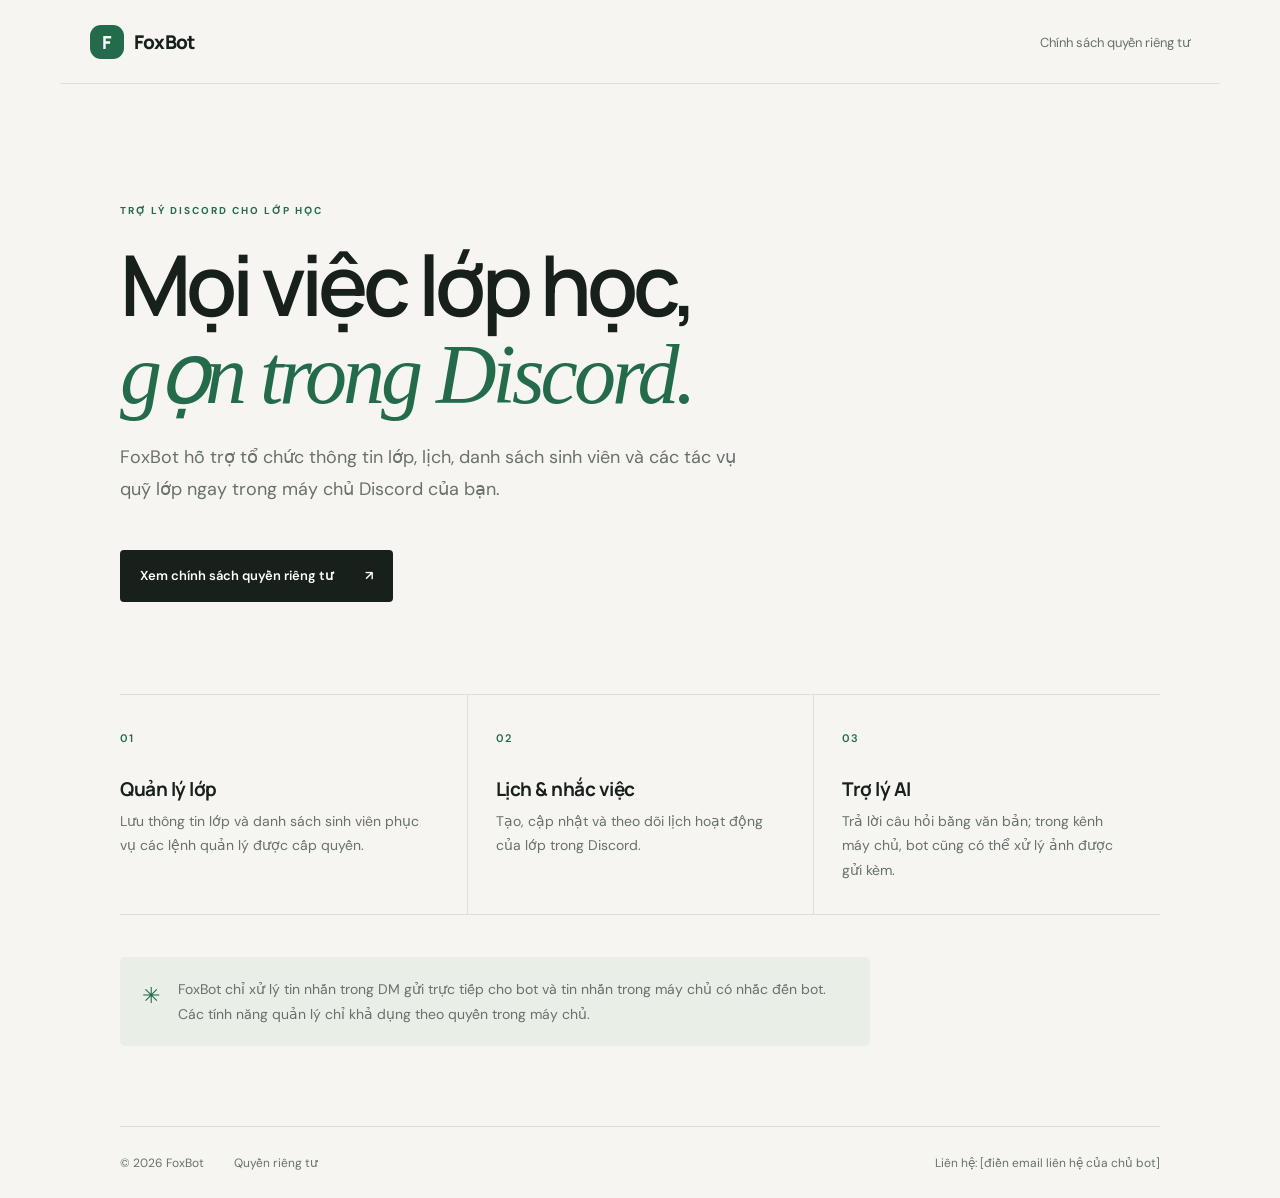
<file: index.html>
<!doctype html>
<html lang="vi">
<head>
  <meta charset="utf-8">
  <meta name="viewport" content="width=device-width, initial-scale=1">
  <meta name="theme-color" content="#f6f5f1">
  <meta name="description" content="Trang chủ FoxBot, trợ lý Discord hỗ trợ quản lý lớp học.">
  <title>FoxBot — Trợ lý Discord cho lớp học</title>
  <link rel="stylesheet" href="styles.css">
</head>
<body>
  <header class="site-header">
    <a class="brand" href="./" aria-label="FoxBot, trang chủ"><span class="brand-mark">F</span> FoxBot</a>
    <nav><a href="privacy.html">Chính sách quyền riêng tư</a></nav>
  </header>
  <main>
    <section class="hero">
      <p class="eyebrow">TRỢ LÝ DISCORD CHO LỚP HỌC</p>
      <h1>Mọi việc lớp học,<br><span>gọn trong Discord.</span></h1>
      <p class="intro">FoxBot hỗ trợ tổ chức thông tin lớp, lịch, danh sách sinh viên và các tác vụ quỹ lớp ngay trong máy chủ Discord của bạn.</p>
      <a class="button" href="privacy.html">Xem chính sách quyền riêng tư <span aria-hidden="true">↗</span></a>
    </section>
    <section class="features" aria-label="Tính năng">
      <article class="feature-card"><span class="feature-number">01</span><h2>Quản lý lớp</h2><p>Lưu thông tin lớp và danh sách sinh viên phục vụ các lệnh quản lý được cấp quyền.</p></article>
      <article class="feature-card"><span class="feature-number">02</span><h2>Lịch & nhắc việc</h2><p>Tạo, cập nhật và theo dõi lịch hoạt động của lớp trong Discord.</p></article>
      <article class="feature-card"><span class="feature-number">03</span><h2>Trợ lý AI</h2><p>Trả lời câu hỏi bằng văn bản; trong kênh máy chủ, bot cũng có thể xử lý ảnh được gửi kèm.</p></article>
    </section>
    <section class="note"><span class="note-icon">✳</span><p>FoxBot chỉ xử lý tin nhắn trong DM gửi trực tiếp cho bot và tin nhắn trong máy chủ có nhắc đến bot. Các tính năng quản lý chỉ khả dụng theo quyền trong máy chủ.</p></section>
    <footer><span>© 2026 FoxBot</span><a href="privacy.html">Quyền riêng tư</a><span class="contact-placeholder">Liên hệ: [điền email liên hệ của chủ bot]</span></footer>
  </main>
</body>
</html>
</file>
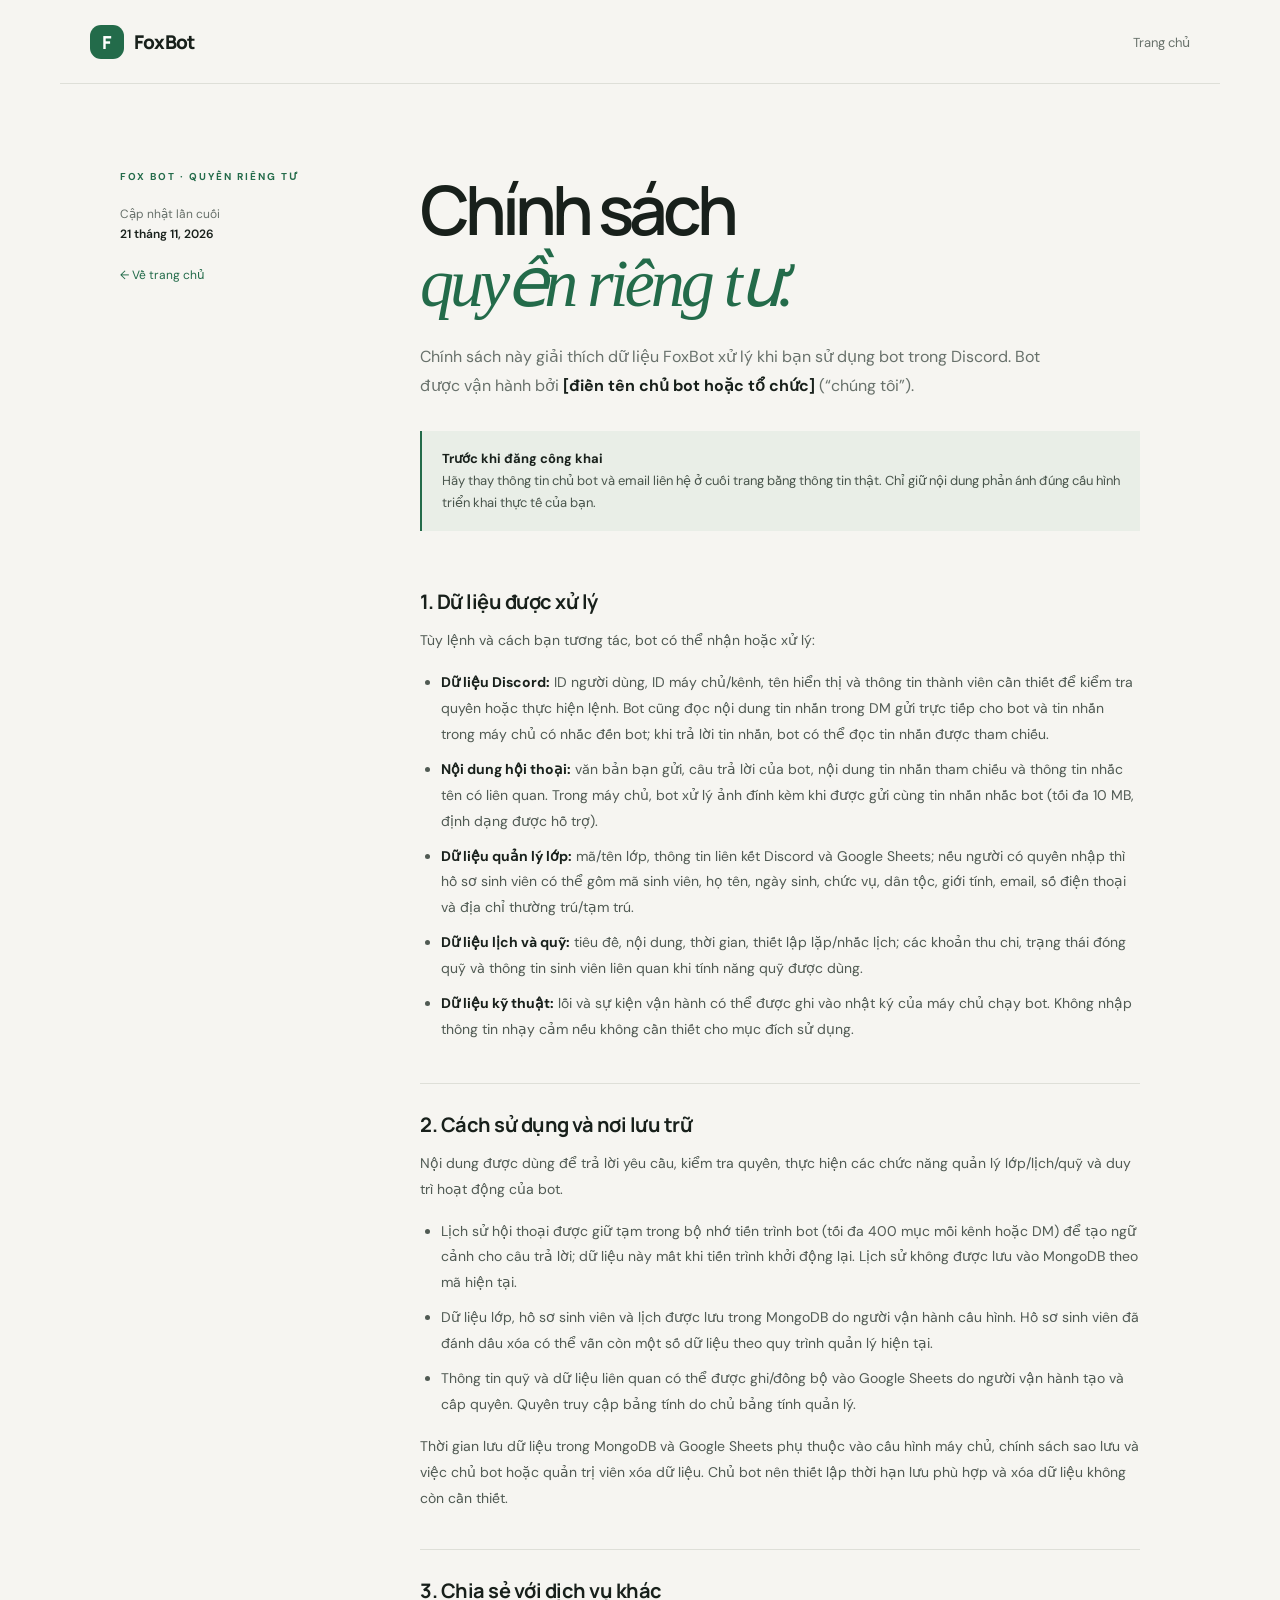
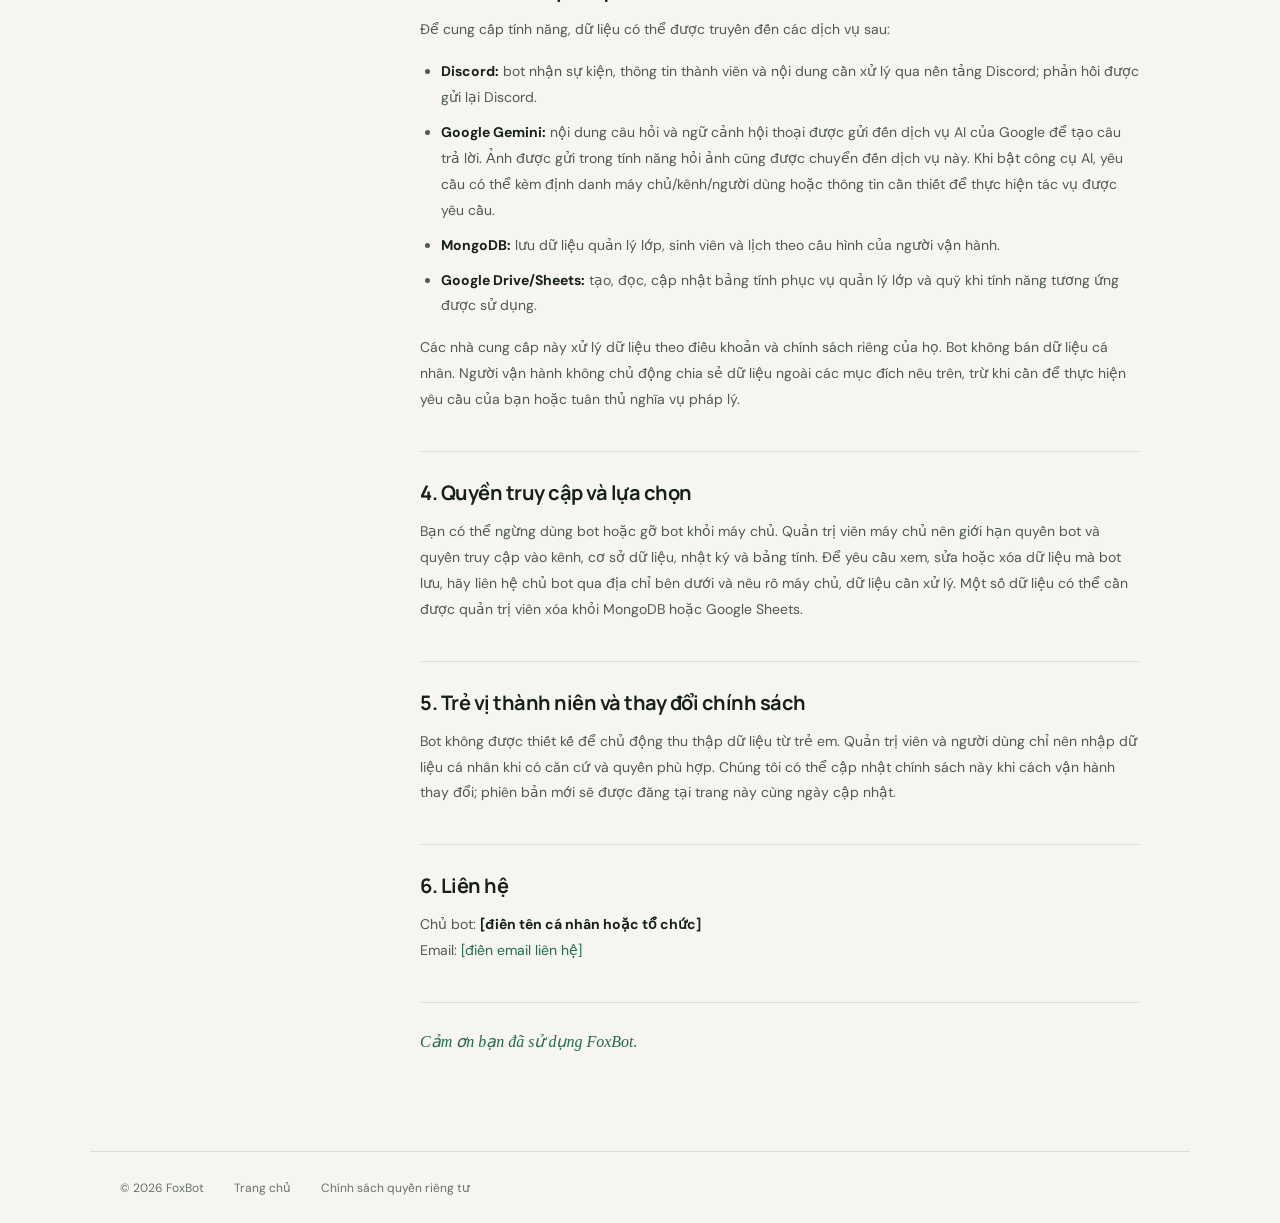
<file: privacy.html>
<!doctype html>
<html lang="vi">
<head>
  <meta charset="utf-8">
  <meta name="viewport" content="width=device-width, initial-scale=1">
  <meta name="theme-color" content="#f6f5f1">
  <meta name="description" content="Chính sách quyền riêng tư của FoxBot Discord.">
  <title>Chính sách quyền riêng tư — FoxBot</title>
  <link rel="stylesheet" href="styles.css">
</head>
<body>
  <header class="site-header">
    <a class="brand" href="./"><span class="brand-mark">F</span> FoxBot</a>
    <nav><a href="./">Trang chủ</a></nav>
  </header>
  <main class="policy-layout">
    <aside class="policy-aside"><p class="eyebrow">FOX BOT · QUYỀN RIÊNG TƯ</p><p>Cập nhật lần cuối<br><strong>21 tháng 11, 2026</strong></p><a href="./">← Về trang chủ</a></aside>
    <article class="policy">
      <h1>Chính sách<br><span>quyền riêng tư.</span></h1>
      <p class="intro">Chính sách này giải thích dữ liệu FoxBot xử lý khi bạn sử dụng bot trong Discord. Bot được vận hành bởi <strong>[điền tên chủ bot hoặc tổ chức]</strong> (“chúng tôi”).</p>
      <div class="policy-callout"><strong>Trước khi đăng công khai</strong><br>Hãy thay thông tin chủ bot và email liên hệ ở cuối trang bằng thông tin thật. Chỉ giữ nội dung phản ánh đúng cấu hình triển khai thực tế của bạn.</div>

      <section><h2>1. Dữ liệu được xử lý</h2><p>Tùy lệnh và cách bạn tương tác, bot có thể nhận hoặc xử lý:</p><ul><li><strong>Dữ liệu Discord:</strong> ID người dùng, ID máy chủ/kênh, tên hiển thị và thông tin thành viên cần thiết để kiểm tra quyền hoặc thực hiện lệnh. Bot cũng đọc nội dung tin nhắn trong DM gửi trực tiếp cho bot và tin nhắn trong máy chủ có nhắc đến bot; khi trả lời tin nhắn, bot có thể đọc tin nhắn được tham chiếu.</li><li><strong>Nội dung hội thoại:</strong> văn bản bạn gửi, câu trả lời của bot, nội dung tin nhắn tham chiếu và thông tin nhắc tên có liên quan. Trong máy chủ, bot xử lý ảnh đính kèm khi được gửi cùng tin nhắn nhắc bot (tối đa 10 MB, định dạng được hỗ trợ).</li><li><strong>Dữ liệu quản lý lớp:</strong> mã/tên lớp, thông tin liên kết Discord và Google Sheets; nếu người có quyền nhập thì hồ sơ sinh viên có thể gồm mã sinh viên, họ tên, ngày sinh, chức vụ, dân tộc, giới tính, email, số điện thoại và địa chỉ thường trú/tạm trú.</li><li><strong>Dữ liệu lịch và quỹ:</strong> tiêu đề, nội dung, thời gian, thiết lập lặp/nhắc lịch; các khoản thu chi, trạng thái đóng quỹ và thông tin sinh viên liên quan khi tính năng quỹ được dùng.</li><li><strong>Dữ liệu kỹ thuật:</strong> lỗi và sự kiện vận hành có thể được ghi vào nhật ký của máy chủ chạy bot. Không nhập thông tin nhạy cảm nếu không cần thiết cho mục đích sử dụng.</li></ul></section>

      <section><h2>2. Cách sử dụng và nơi lưu trữ</h2><p>Nội dung được dùng để trả lời yêu cầu, kiểm tra quyền, thực hiện các chức năng quản lý lớp/lịch/quỹ và duy trì hoạt động của bot.</p><ul><li>Lịch sử hội thoại được giữ tạm trong bộ nhớ tiến trình bot (tối đa 400 mục mỗi kênh hoặc DM) để tạo ngữ cảnh cho câu trả lời; dữ liệu này mất khi tiến trình khởi động lại. Lịch sử không được lưu vào MongoDB theo mã hiện tại.</li><li>Dữ liệu lớp, hồ sơ sinh viên và lịch được lưu trong MongoDB do người vận hành cấu hình. Hồ sơ sinh viên đã đánh dấu xóa có thể vẫn còn một số dữ liệu theo quy trình quản lý hiện tại.</li><li>Thông tin quỹ và dữ liệu liên quan có thể được ghi/đồng bộ vào Google Sheets do người vận hành tạo và cấp quyền. Quyền truy cập bảng tính do chủ bảng tính quản lý.</li></ul><p>Thời gian lưu dữ liệu trong MongoDB và Google Sheets phụ thuộc vào cấu hình máy chủ, chính sách sao lưu và việc chủ bot hoặc quản trị viên xóa dữ liệu. Chủ bot nên thiết lập thời hạn lưu phù hợp và xóa dữ liệu không còn cần thiết.</p></section>

      <section><h2>3. Chia sẻ với dịch vụ khác</h2><p>Để cung cấp tính năng, dữ liệu có thể được truyền đến các dịch vụ sau:</p><ul><li><strong>Discord:</strong> bot nhận sự kiện, thông tin thành viên và nội dung cần xử lý qua nền tảng Discord; phản hồi được gửi lại Discord.</li><li><strong>Google Gemini:</strong> nội dung câu hỏi và ngữ cảnh hội thoại được gửi đến dịch vụ AI của Google để tạo câu trả lời. Ảnh được gửi trong tính năng hỏi ảnh cũng được chuyển đến dịch vụ này. Khi bật công cụ AI, yêu cầu có thể kèm định danh máy chủ/kênh/người dùng hoặc thông tin cần thiết để thực hiện tác vụ được yêu cầu.</li><li><strong>MongoDB:</strong> lưu dữ liệu quản lý lớp, sinh viên và lịch theo cấu hình của người vận hành.</li><li><strong>Google Drive/Sheets:</strong> tạo, đọc, cập nhật bảng tính phục vụ quản lý lớp và quỹ khi tính năng tương ứng được sử dụng.</li></ul><p>Các nhà cung cấp này xử lý dữ liệu theo điều khoản và chính sách riêng của họ. Bot không bán dữ liệu cá nhân. Người vận hành không chủ động chia sẻ dữ liệu ngoài các mục đích nêu trên, trừ khi cần để thực hiện yêu cầu của bạn hoặc tuân thủ nghĩa vụ pháp lý.</p></section>

      <section><h2>4. Quyền truy cập và lựa chọn</h2><p>Bạn có thể ngừng dùng bot hoặc gỡ bot khỏi máy chủ. Quản trị viên máy chủ nên giới hạn quyền bot và quyền truy cập vào kênh, cơ sở dữ liệu, nhật ký và bảng tính. Để yêu cầu xem, sửa hoặc xóa dữ liệu mà bot lưu, hãy liên hệ chủ bot qua địa chỉ bên dưới và nêu rõ máy chủ, dữ liệu cần xử lý. Một số dữ liệu có thể cần được quản trị viên xóa khỏi MongoDB hoặc Google Sheets.</p></section>

      <section><h2>5. Trẻ vị thành niên và thay đổi chính sách</h2><p>Bot không được thiết kế để chủ động thu thập dữ liệu từ trẻ em. Quản trị viên và người dùng chỉ nên nhập dữ liệu cá nhân khi có căn cứ và quyền phù hợp. Chúng tôi có thể cập nhật chính sách này khi cách vận hành thay đổi; phiên bản mới sẽ được đăng tại trang này cùng ngày cập nhật.</p></section>

      <section><h2>6. Liên hệ</h2><p>Chủ bot: <strong>[điền tên cá nhân hoặc tổ chức]</strong><br>Email: <a href="mailto:[email-lien-he]">[điền email liên hệ]</a></p></section>
      <p class="policy-end">Cảm ơn bạn đã sử dụng FoxBot.</p>
    </article>
  </main>
  <footer class="policy-footer"><span>© 2026 FoxBot</span><a href="./">Trang chủ</a><a href="privacy.html">Chính sách quyền riêng tư</a></footer>
</body>
</html>
</file>
<file: styles.css>
@import url('https://fonts.googleapis.com/css2?family=DM+Sans:wght@400;500;600;700&family=Manrope:wght@400;500;600;700;800&display=swap');

:root{--paper:#f6f5f1;--ink:#18201b;--muted:#68716b;--green:#236b4a;--line:#dedfd8;--soft:#e9eee7;--serif:Georgia,'Times New Roman',serif;--sans:'DM Sans',Arial,sans-serif;--display:Manrope,'DM Sans',Arial,sans-serif}
*{box-sizing:border-box}
html{scroll-behavior:smooth}
body{margin:0;background:var(--paper);color:var(--ink);font:16px/1.7 var(--sans);-webkit-font-smoothing:antialiased}
a{color:var(--green);text-decoration:none}
a:hover{text-decoration:underline;text-underline-offset:4px}
.site-header{height:84px;max-width:1160px;margin:auto;padding:0 30px;display:flex;align-items:center;justify-content:space-between;border-bottom:1px solid var(--line)}
.site-header nav a{font-size:13px;color:var(--muted)}
.brand{display:inline-flex;align-items:center;gap:10px;color:var(--ink);font:800 19px var(--display);letter-spacing:-.8px}
.brand:hover{text-decoration:none}
.brand-mark{display:grid;place-items:center;width:34px;height:34px;border-radius:11px;background:var(--green);color:white;font:800 18px var(--display)}
main{max-width:1100px;margin:auto;padding:0 30px}
.hero{padding:120px 0 92px;max-width:770px}
.eyebrow{font:700 10px/1.4 var(--sans);letter-spacing:2px;color:var(--green)}
h1,h2,p{margin-top:0}
.hero h1,.policy h1{margin:22px 0 22px;font:600 clamp(48px,8vw,84px)/1.04 var(--display);letter-spacing:-5px}
h1 span{color:var(--green);font-family:var(--serif);font-style:italic;font-weight:400;letter-spacing:-4px}
.intro{max-width:650px;color:var(--muted);font-size:18px;line-height:1.8}
.button{display:inline-flex;align-items:center;gap:32px;margin-top:26px;padding:15px 20px;background:var(--ink);color:white;font-size:13px;font-weight:600;border-radius:4px}
.button:hover{background:var(--green);text-decoration:none}
.features{display:grid;grid-template-columns:repeat(3,1fr);border-top:1px solid var(--line);border-bottom:1px solid var(--line)}
.feature-card{padding:28px 28px 32px 0}
.feature-card+.feature-card{border-left:1px solid var(--line);padding-left:28px}
.feature-number{color:var(--green);font:600 11px var(--sans);letter-spacing:1px}
.feature-card h2{margin:26px 0 7px;font:700 19px var(--display);letter-spacing:-.5px}
.feature-card p,.note p{margin:0;color:var(--muted);font-size:14px;line-height:1.75}
.note{display:flex;gap:18px;max-width:750px;margin:42px 0 80px;padding:20px 22px;background:var(--soft);border-radius:5px}
.note-icon{color:var(--green);font-size:22px}
footer{display:flex;gap:30px;align-items:center;min-height:72px;border-top:1px solid var(--line);color:var(--muted);font-size:12px}
footer a{color:var(--muted)}
.contact-placeholder{margin-left:auto}
.policy-layout{display:grid;grid-template-columns:220px minmax(0,720px);gap:80px;padding-top:78px;padding-bottom:80px;align-items:start}
.policy-aside{position:sticky;top:25px;padding-top:8px;color:var(--muted);font-size:12px}
.policy-aside p{margin-bottom:20px}
.policy-aside strong{color:var(--ink);font-weight:600}
.policy h1{font-size:clamp(48px,6vw,68px);margin-top:12px;margin-bottom:25px}
.policy .intro{font-size:16px}
.policy-callout{margin:30px 0;padding:17px 20px;border-left:2px solid var(--green);background:var(--soft);font-size:13px;color:#49554c}
.policy section{padding:27px 0 24px;border-bottom:1px solid var(--line)}
.policy section h2{margin-bottom:13px;font:700 20px var(--display);letter-spacing:-.5px}
.policy section p,.policy li{font-size:14px;color:#505a53;line-height:1.85}
.policy ul{padding-left:21px}
.policy li{margin:9px 0}
.policy strong{color:var(--ink)}
.policy-end{padding-top:25px;color:var(--green);font-family:var(--serif);font-style:italic}
.policy-footer{max-width:1100px;margin:0 auto;padding:0 30px;justify-content:flex-start}
@media(max-width:760px){.site-header{height:70px;padding:0 22px}main{padding:0 22px}.hero{padding:85px 0 65px}.hero h1,.policy h1{letter-spacing:-3px}.features{grid-template-columns:1fr}.feature-card,.feature-card+.feature-card{padding:22px 0;border-left:0}.feature-card+.feature-card{border-top:1px solid var(--line)}.feature-card h2{margin-top:12px}.note{margin:28px 0 58px}.contact-placeholder{margin-left:0}footer{flex-wrap:wrap;gap:10px 22px;padding:18px 0}.policy-layout{display:block;padding-top:45px;padding-bottom:55px}.policy-aside{position:static;margin-bottom:44px}.policy-aside p{display:inline-block;margin-right:24px}.policy-aside .eyebrow{display:block}.policy-footer{padding:0 22px}}
@media(prefers-reduced-motion:reduce){html{scroll-behavior:auto}}
</file>
